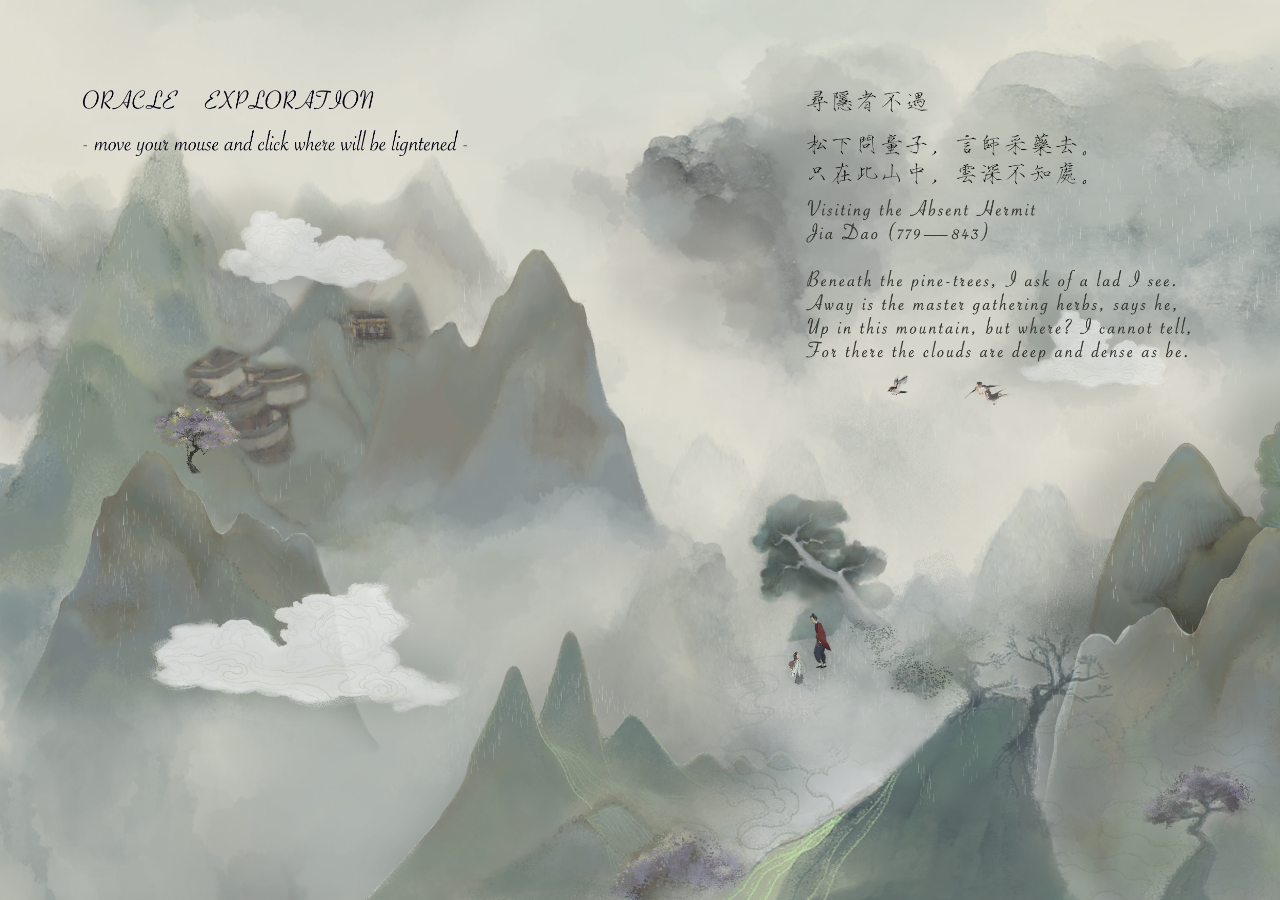
<file: index.html>
<!DOCTYPE html>
<html lang="en">
  <head>
    <meta charset="UTF-8">
    <meta name="viewport" content="width=device-width, initial-scale=1.0">
    <meta http-equiv="X-UA-Compatible" content="ie=edge">

    <!-- Bootstrap CSS -->
    <link
      rel="stylesheet"
      href="https://stackpath.bootstrapcdn.com/bootstrap/4.1.3/css/bootstrap.min.css"
      integrity="sha384-MCw98/SFnGE8fJT3GXwEOngsV7Zt27NXFoaoApmYm81iuXoPkFOJwJ8ERdknLPMO"
      crossorigin="anonymous"
      />

    <title>Oracle</title>
    <link rel="stylesheet" type="text/css" href="css/index.css" />
    <style> body {padding: 0; margin: 0;} </style>
    <script src="js/jquery-3.3.1.min.js"></script>
    <script src="index.js"></script>
  </head>


  <body style="height:100%;overflow:hidden;">
    <!-- <div class="row">
      <div class="col-sm-2">
        <img src="assets/coffee.png"
          ;>
      </div>
    </div> -->
    <!-- <a onmouseover="playclip();" href="01.html">
      <img src="assets/coffee.png" style="margin-top: 20%;margin-left:
        50%;width:
        10%;">
    </a> -->
    <a href="rain.html">
      <img src="assets/coding/rain.png" style="margin-top: 6%;margin-left:
        2%;width:
        98%;">
    </a>

    <a href="tree.html">
      <img src="assets/coding/tree.png" style="margin-top: 33%;margin-left:
        56.9%;width:
        13%;">
    </a>

    <a href="mountain.html">
      <img src="assets/coding/mountain.png" style="margin-top: 19%;margin-left:
        23.9%;width:
        35%;">
    </a>

    <a href="man.html">
      <img src="assets/coding/man.png" style="margin-top: 47.8%;margin-left:
        61.6%;width:
        4.3%;">
    </a>

    <a href="house.html">
      <img src="assets/coding/house.png" style="margin-top: 26.5%;margin-left:
        14%;width:
        11%;">
    </a>

    <a href="flower.html">
      <img src="assets/coding/flower.png" style="margin-top: 31.6%;margin-left:
        11.3%;width:
        7.8%;">
    </a>

    <a href="cloud.html">
      <img src="assets/coding/cloud.png" style="margin-top: 42.2%;margin-left:
        7.2%;width:
        30%;">
    </a>

    <a href="bird.html">
      <img src="assets/coding/bird.png" style="margin-top: 29.2%;margin-left:
        69.3%;width:
        10%;">
    </a>

    <img src="assets/coding/poet.png" style="margin-top: 7%;
      margin-left: 63%;
      width: 30%;">
    <img src="assets/title.png" style="margin-top: 7%;margin-left:
      6.5%;width:
      30%;">


  </body>
</html>
</file>
<file: css/index.css>
body {
  margin: 0;
  background: url(/assets/bground.jpg) no-repeat;
  background-size: cover;
  background-attachment: fixed;
}

img {
  position: fixed;
  -webkit-filter: brightness(100%);
  -webkit-transition: all 1s ease;
  -moz-transition: all 1s ease;
  -o-transition: all 1s ease;
  -ms-transition: all 1s ease;
  transition: all 1s ease;
}

img:hover {
  -webkit-filter: brightness(130%);
  color: white;
  opacity: 0.8;
}

html {
  font-family: sans-serif;
  -ms-text-size-adjust: 100%;
  -webkit-text-size-adjust: 100%;
}

h1 {
  font-size: 2em;
  margin: 0.67em 0;
  margin-top: 35%;
}

body {
  --color-text: #000;
  --color-text-alt: #c0c0c0;
  --color-bg: #fff;
  --color-link: #c0c0c0;
  --color-link-hover: #000;
  --color-link-alt: #0b44fb;
  --color-link-toc: #878787;
  font-family: Futura, 'futura-pt', Arial, sans-serif;
  min-height: 100vh;
  color: #57585c;
  color: var(--color-text);
  background-color: #fff;
  background-color: var(--color-bg);
  -webkit-font-smoothing: antialiased;
  -moz-osx-font-smoothing: grayscale;
  font-size: 0.875rem;
}

.backicon {
  display: block;
  position: fixed;
  margin: 0.5em;
  margin-left: 2em;
  padding: 0.5em;
  fill: black;
}

.backicon:hover {
  fill: beige;
}
</file>
